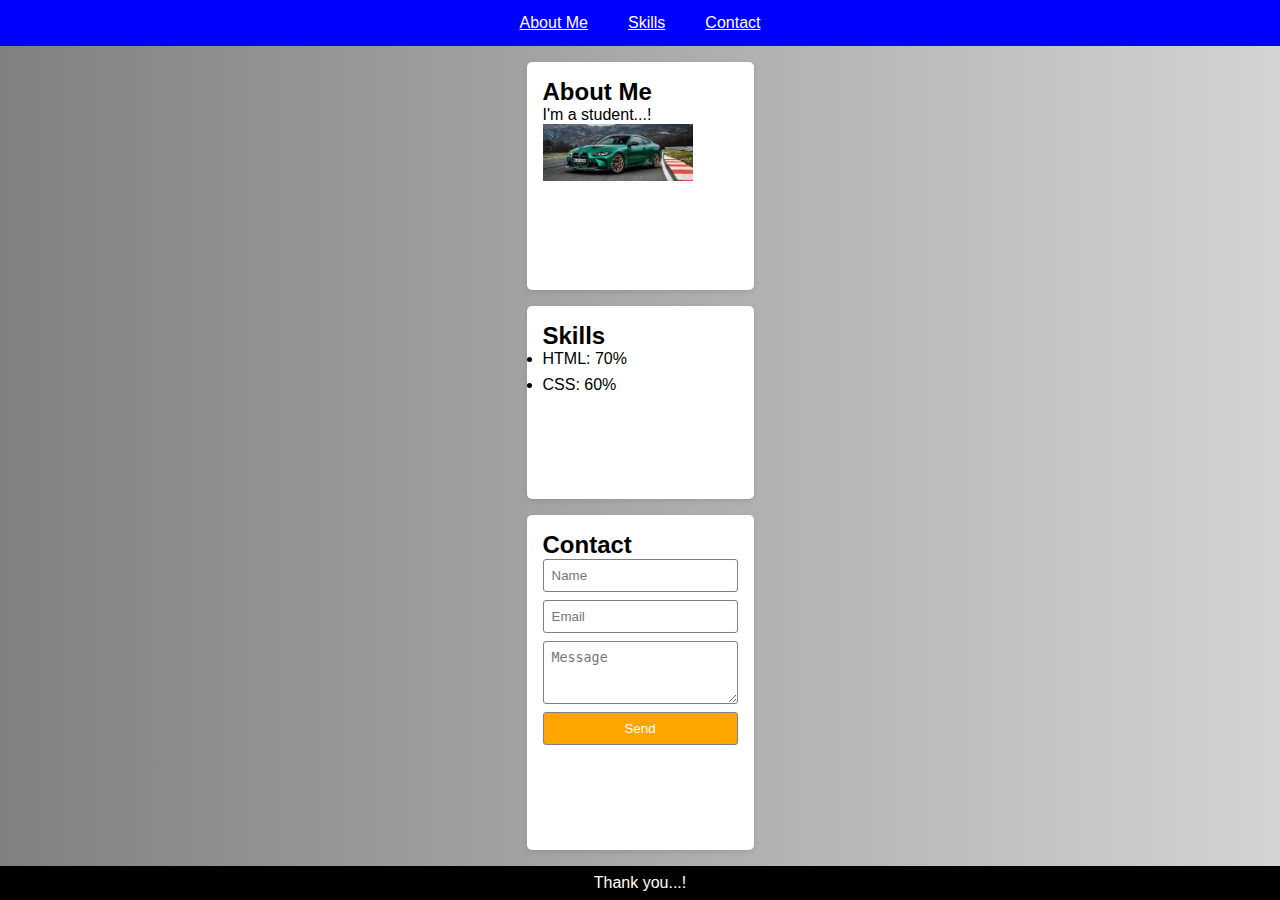
<file: index.html>
<!DOCTYPE html>
<html lang="en">
<head>
    <meta charset="UTF-8">
    <meta name="viewport" content="width=device-width, initial-scale=1.0">
    <title>website Page</title>
    <link rel="stylesheet" href="style.css">
    
</head>
<body>
    <header>
        <nav>
            <ul>
                <li><a href="#about">About Me</a></li>
                <li><a href="#skills">Skills</a></li>
                <li><a href="#contact">Contact</a></li>
            </ul>
        </nav>
    </header>

    <main>
        <section id="about">
            <h2>About Me</h2>
            <p>I'm a student...!</p>
            <img src="me.jpg" alt="Me" width="150">
        </section>

        <section id="skills">
            <h2>Skills</h2>
            <ul>
                <li>HTML: 70%</li>
                <li>CSS: 60%</li>
            </ul>
        </section>

        <section id="contact">
            <h2>Contact</h2>
            <form>
                <input type="text" placeholder="Name" required>
                <input type="email" placeholder="Email" required>
                <textarea placeholder="Message" rows="3" required></textarea>
                <button>Send</button>
            </form>
        </section>
    </main>

    <footer>
        <p>Thank you...!</p>
    </footer>
</body>
</html>
</file>
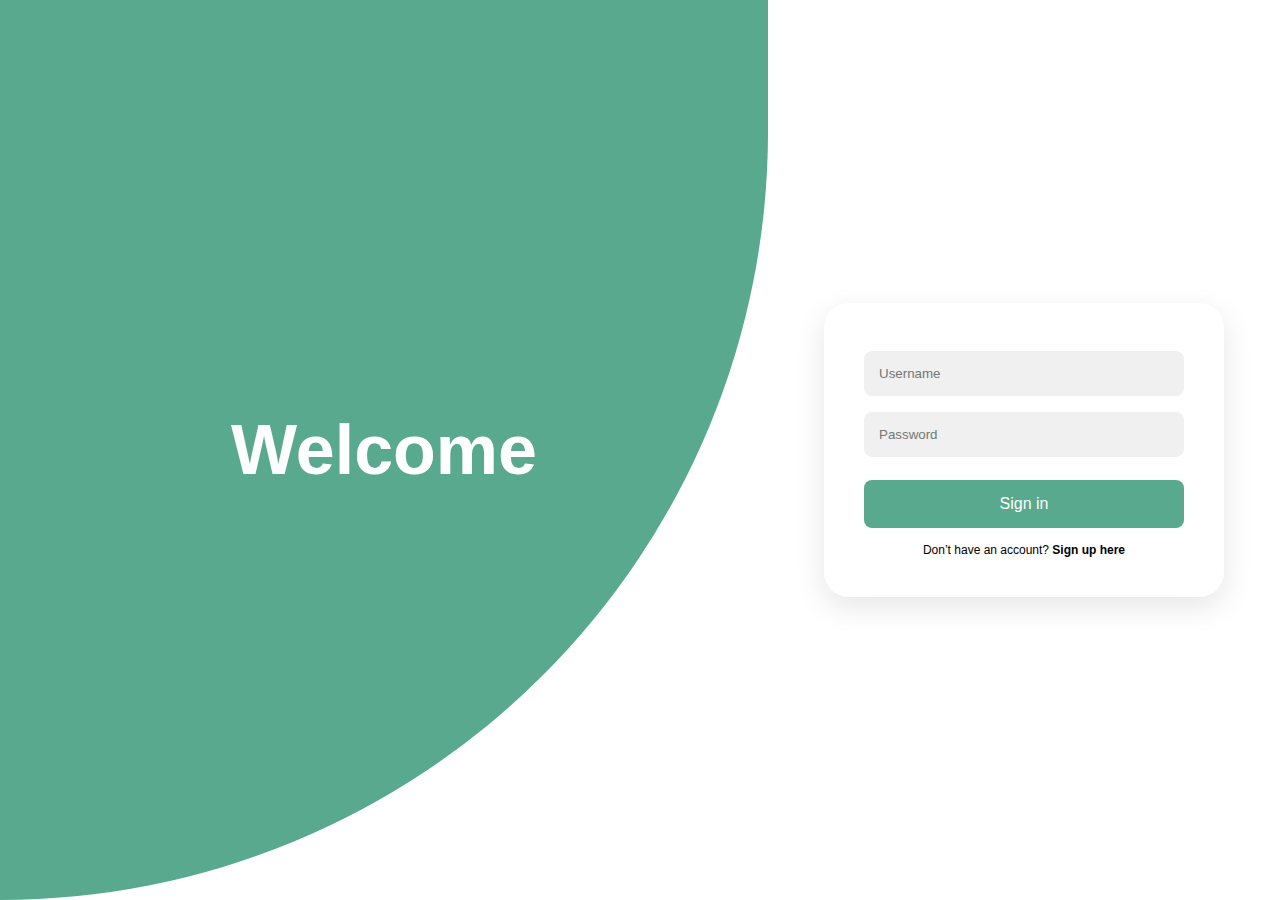
<file: animation.html>
<!DOCTYPE html>
<html lang="en">
<head>
<meta charset="UTF-8">
<meta name="viewport" content="width=device-width, initial-scale=1.0">
<title>Login Signup Smooth</title>

<style>
* {
  box-sizing: border-box;
  font-family: "Segoe UI", Roboto, Arial, sans-serif;
}

body {
  margin: 0;
  height: 100vh;
  overflow: hidden;
  background: #fff;
}

.main {
  position: relative;
  width: 100%;
  height: 100%;
}

.bg-side {
  position: absolute;
  top: 0;
  left: 0;
  width: 60%;
  height: 100%;
  background: #58a98d;
  border-radius: 0 0 1000px 0;
  display: flex;
  align-items: center;
  justify-content: center;
  transition: all 0.55s ease-in-out;
  z-index: 3;
}

.bg-side h1 {
  color: #fff;
  font-size: 70px;
  font-weight: 800;
  transition: opacity 0.3s ease, transform 0.3s ease;
}

.form-wrapper {
  position: absolute;
  top: 0;
  right: 0;
  width: 40%;
  height: 100%;
  display: flex;
  align-items: center;
  justify-content: center;
  transition: opacity 0.3s ease;
  z-index: 2;
}

.container {
  width: 400px;
  background: #fff;
  padding: 40px;
  border-radius: 25px;
  box-shadow: 0 10px 30px rgba(0,0,0,0.1);
  text-align: center;
}

form {
  display: none;
  flex-direction: column;
}

form.active {
  display: flex;
}

input {
  padding: 15px;
  margin: 8px 0;
  border-radius: 8px;
  border: none;
  background: #f0f0f0;
}

button {
  margin-top: 15px;
  padding: 15px;
  border: none;
  background: #58a98d;
  color: #fff;
  border-radius: 8px;
  font-size: 16px;
  cursor: pointer;
}

.links {
  font-size: 12px;
  margin-top: 15px;
}

.links span {
  font-weight: bold;
  cursor: pointer;
}

.main.expand .bg-side {
  width: 100%;
  border-radius: 0;
}

.main.expand .form-wrapper {
  opacity: 0;
  pointer-events: none;
}

.main.signup .bg-side {
  left: 40%;
  width: 60%;
  border-radius: 1000px 0 0 0;
}

.main.signup .form-wrapper {
  right: 60%;
  opacity: 1;
  pointer-events: auto;
}

@media(max-width:900px) {
  .bg-side {
    width: 100%;
    height: 80%;
    border-radius: 0 0 50% 50%;
  }

  .form-wrapper {
    width: 100%;
    height: 60%;
    bottom: 0;
    right: 0;
  }

  .main.expand .bg-side,
  .main.signup .bg-side {
    width: 100%;
    left: 0;
    border-radius: 0 0 50% 50%;
  }

  .main.signup .form-wrapper {
    right: 0;
  }
}
</style>
</head>

<body>

<div class="main" id="main">

  <div class="bg-side">
    <h1 id="titleText">Welcome</h1>
  </div>

  <div class="form-wrapper">
    <div class="container">

      <form id="loginForm" class="active">
        <input type="text" placeholder="Username">
        <input type="password" placeholder="Password">
        <button>Sign in</button>
        <div class="links">
          Don’t have an account?
          <span onclick="goSignup()"> Sign up here</span>
        </div>
      </form>
      
      <form id="signupForm">
        <input type="text" placeholder="Full Name">
        <input type="email" placeholder="Email">
        <input type="password" placeholder="Password">
        <input type="password" placeholder="confirm Password">
        <button>Create Account</button>
        <div class="links">
          Already have an account?
          <span onclick="goLogin()"> Sign in here</span>
        </div>
      </form>

    </div>
  </div>

</div>

<script>
const main = document.getElementById("main");
const loginForm = document.getElementById("loginForm");
const signupForm = document.getElementById("signupForm");
const title = document.getElementById("titleText");

const DURATION = 550;

function animateSwitch(toSignup) {

  // 🔁 reset animation state
  main.classList.remove("expand");
  void main.offsetWidth; // 👉 force reflow (IMPORTANT)

  main.classList.add("expand");
  title.style.opacity = "0";
  title.style.transform = "scale(0.9)";

  setTimeout(() => {
    if (toSignup) {
      loginForm.classList.remove("active");
      signupForm.classList.add("active");
      title.textContent = "Join Us";
      main.classList.add("signup");
    } else {
      signupForm.classList.remove("active");
      loginForm.classList.add("active");
      title.textContent = "Welcome";
      main.classList.remove("signup");
    }

    title.style.opacity = "1";
    title.style.transform = "scale(1)";
    main.classList.remove("expand");
  }, DURATION);
}

function goSignup() {
  animateSwitch(true);
}

function goLogin() {
  animateSwitch(false);
}
</script>

</body>
</html>
</file>
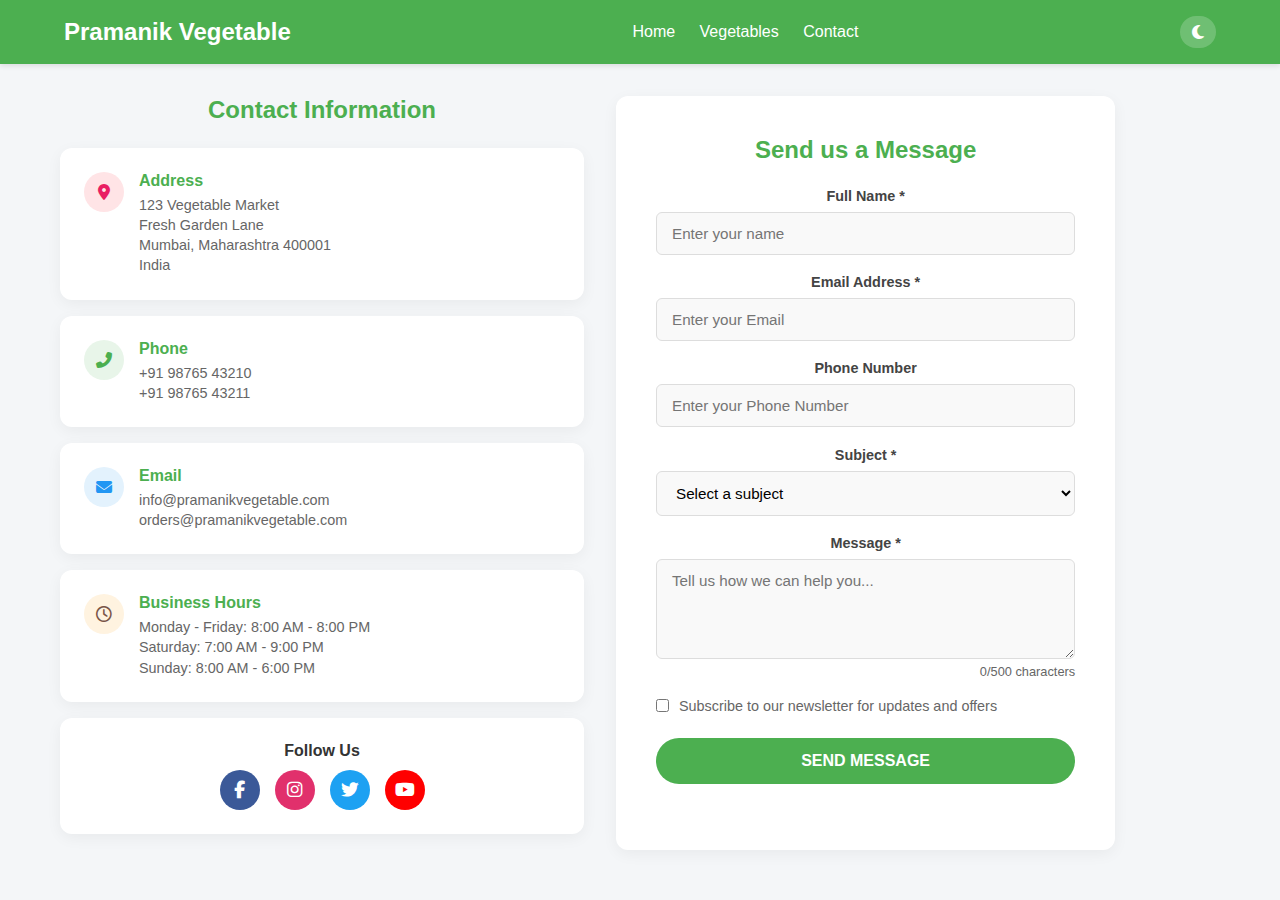
<file: design.html>
<html>
<head>
    <meta charset="UTF-8">
    <meta name="viewport" content="width=device-width, initial-scale=1.0">
    <title>Pramanik Vegetable - Contact Us</title>
    <link rel="stylesheet" href="https://cdnjs.cloudflare.com/ajax/libs/font-awesome/6.4.0/css/all.min.css">
    
    <style>
        :root {
            --primary-color: #4CAF50; 
            --primary-dark: #388E3C;
            --bg-color: #f4f6f8;
            --card-bg: #ffffff;
            --text-color: #333;
            --text-light: #666;
            --border-radius: 12px;
            --shadow: 0 4px 15px rgba(0,0,0,0.05);
        }

        * {
            margin: 0;
            padding: 0;
            box-sizing: border-box;
            font-family: 'Segoe UI', Tahoma, Geneva, Verdana, sans-serif;
        }
        body {
            background-color: var(--bg-color);
            color: var(--text-color);
        }
        header {
            background-color: var(--primary-color);
            padding: 1rem 5%;
            display: flex;
            justify-content: space-between;
            align-items: center;
            color: white;
            box-shadow: 0 2px 5px rgba(0,0,0,0.1);
        }
        .logo {
            font-size: 1.5rem;
            font-weight: bold;
        }
        nav a {
            color: white;
            text-decoration: none;
            margin-left: 20px;
            font-weight: 500;
        }
        .theme-toggle {
            background: rgba(255,255,255,0.2);
            padding: 8px 12px;
            border-radius: 20px;
            cursor: pointer;
        }
        .container {
            max-width: 1200px;
            margin: 2rem auto;
            padding: 0 20px;
            display: flex;
            flex-wrap: wrap;
            gap: 2rem;
        }
        .contact-info {
            flex: 0.5;
            min-width: 300px;
        }
        .section-title {
            text-align: center;
            color: var(--primary-color);
            margin-bottom: 1.5rem;
            font-size: 1.5rem;
        }
        .info-card {
            background: var(--card-bg);
            padding: 1.5rem;
            border-radius: var(--border-radius);
            margin-bottom: 1rem;
            display: flex;
            align-items: flex-start;
            box-shadow: var(--shadow);
            transition: transform 0.2s;
        }
        .info-card:hover {
            transform: translateY(-2px);
        }
        .icon-box {
            background: #ffebeb; 
            color: #d32f2f;
            width: 40px;
            height: 40px;
            border-radius: 50%;
            display: flex;
            justify-content: center;
            align-items: center;
            margin-right: 15px;
            flex-shrink: 0;
        }
        .icon-addr { background: #ffe4e6; color: #e91e63; }
        .icon-phone { background: #e8f5e9; color: var(--primary-color); }
        .icon-email { background: #e3f2fd; color: #2196f3; }
        .icon-time { background: #fff3e0; color: #795548; }
        .info-content h4 {
            color: var(--primary-color);
            margin-bottom: 5px;
            font-size: 1rem;
        }
        .info-content p {
            font-size: 0.9rem;
            color: var(--text-light);
            line-height: 1.4;
        }
        .social-icons {
            display: flex;
            justify-content: center;
            gap: 15px;
            margin-top: 10px;
        }
        .social-btn {
            width: 40px;
            height: 40px;
            border-radius: 50%;
            display: flex;
            justify-content: center;
            align-items: center;
            color: white;
            font-size: 1.1rem;
            cursor: pointer;
        }
        .fb { background: #3b5998; }
        .insta { background: #e1306c; }
        .tw { background: #1da1f2; }
        .yt { background: #ff0000; }
        .contact-form-container {
            flex: 0.4;
            min-width: 250px;
            background: var(--card-bg);
            padding: 2.5rem;
            border-radius: var(--border-radius);
            box-shadow: var(--shadow);
        }
        .form-group {
            margin-bottom: 1.2rem;
            justify-content: center;
            text-align: center;
        }
        .form-group label {
            display: block;
            margin-bottom: 0.5rem;
            font-weight: 600;
            font-size: 0.9rem;
            color: #444;
            justify-content: center;
            text-align: center;
        }
        .form-control {
            width: 100%;
            padding: 12px 15px;
            border: 1px solid #ddd;
            border-radius: 6px;
            font-size: 0.95rem;
            background: #f9f9f9;
            transition: border-color 0.3s;
        }
        .form-control:focus {
            outline: none;
            border-color: var(--primary-color);
            background: #fff;
        }
        textarea.form-control {
            resize: vertical;
            min-height: 100px;
        }
        .char-count {
            text-align: right;
            font-size: 0.8rem;
            color: var(--text-light);
            margin-top: 5px;
        }
        .checkbox-group {
            display: flex;
            align-items: center;
            margin-bottom: 1.5rem;
            font-size: 0.9rem;
            color: var(--text-light);
        }
        .checkbox-group input {
            margin-right: 10px;
            accent-color: var(--primary-color);
        }
        .btn-submit {
            width: 100%;
            padding: 14px;
            background-color: var(--primary-color);
            color: white;
            border: none;
            border-radius: 30px;
            font-size: 1rem;
            font-weight: bold;
            cursor: pointer;
            transition: background 0.3s;
            text-transform: uppercase;
        }
        .btn-submit:hover {
            background-color: var(--primary-dark);
        }
        @media (max-width: 768px) {
            .container {
                flex-direction: column;
            }
            .contact-form-container {
                padding: 1.5rem;
            }
        }
    </style>
</head>
<body>
    <header>
        <div class="logo">Pramanik Vegetable</div>
        <nav>
            <a href="#">Home</a>
            <a href="#">Vegetables</a>
            <a href="#">Contact</a>
        </nav>
        <div class="theme-toggle" title="Toggle Theme">
            <i class="fas fa-moon"></i>
        </div>
    </header>
    <div class="container">  
        <section class="contact-info">
            <h2 class="section-title">Contact Information</h2> 
            <div class="info-card">
                <div class="icon-box icon-addr"><i class="fas fa-map-marker-alt"></i></div>
                <div class="info-content">
                    <h4>Address</h4>
                    <p>123 Vegetable Market<br>Fresh Garden Lane<br>Mumbai, Maharashtra 400001<br>India</p>
                </div>
            </div>
            <div class="info-card">
                <div class="icon-box icon-phone"><i class="fas fa-phone-alt"></i></div>
                <div class="info-content">
                    <h4>Phone</h4>
                    <p>+91 98765 43210</p>
                    <p>+91 98765 43211</p>
                </div>
            </div>
            <div class="info-card">
                <div class="icon-box icon-email"><i class="fas fa-envelope"></i></div>
                <div class="info-content">
                    <h4>Email</h4>
                    <p>info@pramanikvegetable.com</p>
                    <p>orders@pramanikvegetable.com</p>
                </div>
            </div>
            <div class="info-card">
                <div class="icon-box icon-time"><i class="far fa-clock"></i></div>
                <div class="info-content">
                    <h4>Business Hours</h4>
                    <p>Monday - Friday: 8:00 AM - 8:00 PM</p>
                    <p>Saturday: 7:00 AM - 9:00 PM</p>
                    <p>Sunday: 8:00 AM - 6:00 PM</p>
                </div>
            </div>
            <div class="info-card" style="display: block; text-align: center;">
                <h4 style="margin-bottom: 10px;">Follow Us</h4>
                <div class="social-icons">
                    <div class="social-btn fb"><i class="fab fa-facebook-f"></i></div>
                    <div class="social-btn insta"><i class="fab fa-instagram"></i></div>
                    <div class="social-btn tw"><i class="fab fa-twitter"></i></div>
                    <div class="social-btn yt"><i class="fab fa-youtube"></i></div>
                </div>
            </div>
        </section>
        <section class="contact-form-container">
            <h2 class="section-title">Send us a Message</h2> 
            <form id="contactForm">
                <div class="form-group">
                    <label>Full Name *</label>
                    <input type="text" class="form-control" required placeholder="Enter your name">
                </div>
                <div class="form-group">
                    <label>Email Address *</label>
                    <input type="email" class="form-control" placeholder="Enter your Email">
                </div>
                <div class="form-group">
                    <label>Phone Number</label>
                    <input type="tel" class="form-control" placeholder="Enter your Phone Number">
                </div>
                <div class="form-group">
                    <label>Subject *</label>
                    <select class="form-control" required>
                        <option value="">Select a subject</option>
                        <option value="order">order</option>
                        <option value="support">support</option>
                    </select>
                </div>
                <div class="form-group">
                    <label>Message *</label>
                    <textarea class="form-control" id="messageInput" maxlength="500" placeholder="Tell us how we can help you..." required></textarea>
                    <div class="char-count"><span id="currentCount">0</span>/500 characters</div>
                </div>
                <div class="checkbox-group">
                    <input type="checkbox" id="newsletter">
                    <label for="newsletter">Subscribe to our newsletter for updates and offers</label>
                </div>
                <button type="submit" class="btn-submit">Send Message</button>
            </form>
        </section>
    </div>
    <script>
        const messageInput = document.getElementById('messageInput');
        const currentCount = document.getElementById('currentCount');
        messageInput.addEventListener('input', function() {
            const count = this.value.length;
            currentCount.textContent = count;
        });
        document.getElementById('contactForm').addEventListener('submit', function(e) {
            e.preventDefault(); 
            alert('Dhanyawad! Aapka message bhej diya gaya hai. Hum aapse jald hi sampark karenge.');
            this.reset(); 
            currentCount.textContent = '0';
        });
        const themeToggle = document.querySelector('.theme-toggle');
        let isDark = false;
        themeToggle.addEventListener('click', () => {
            isDark = !isDark;
            if(isDark) {
                document.documentElement.style.setProperty('--bg-color', '#1a1a1a');
                document.documentElement.style.setProperty('--card-bg', '#2d2d2d');
                document.documentElement.style.setProperty('--text-color', '#ffffff');
                document.documentElement.style.setProperty('--text-light', '#cccccc');
            } else {
                document.documentElement.style.setProperty('--bg-color', '#f4f6f8');
                document.documentElement.style.setProperty('--card-bg', '#ffffff');
                document.documentElement.style.setProperty('--text-color', '#333');
                document.documentElement.style.setProperty('--text-light', '#666');
            }
        });
    </script>
</body>
</html>
</file>
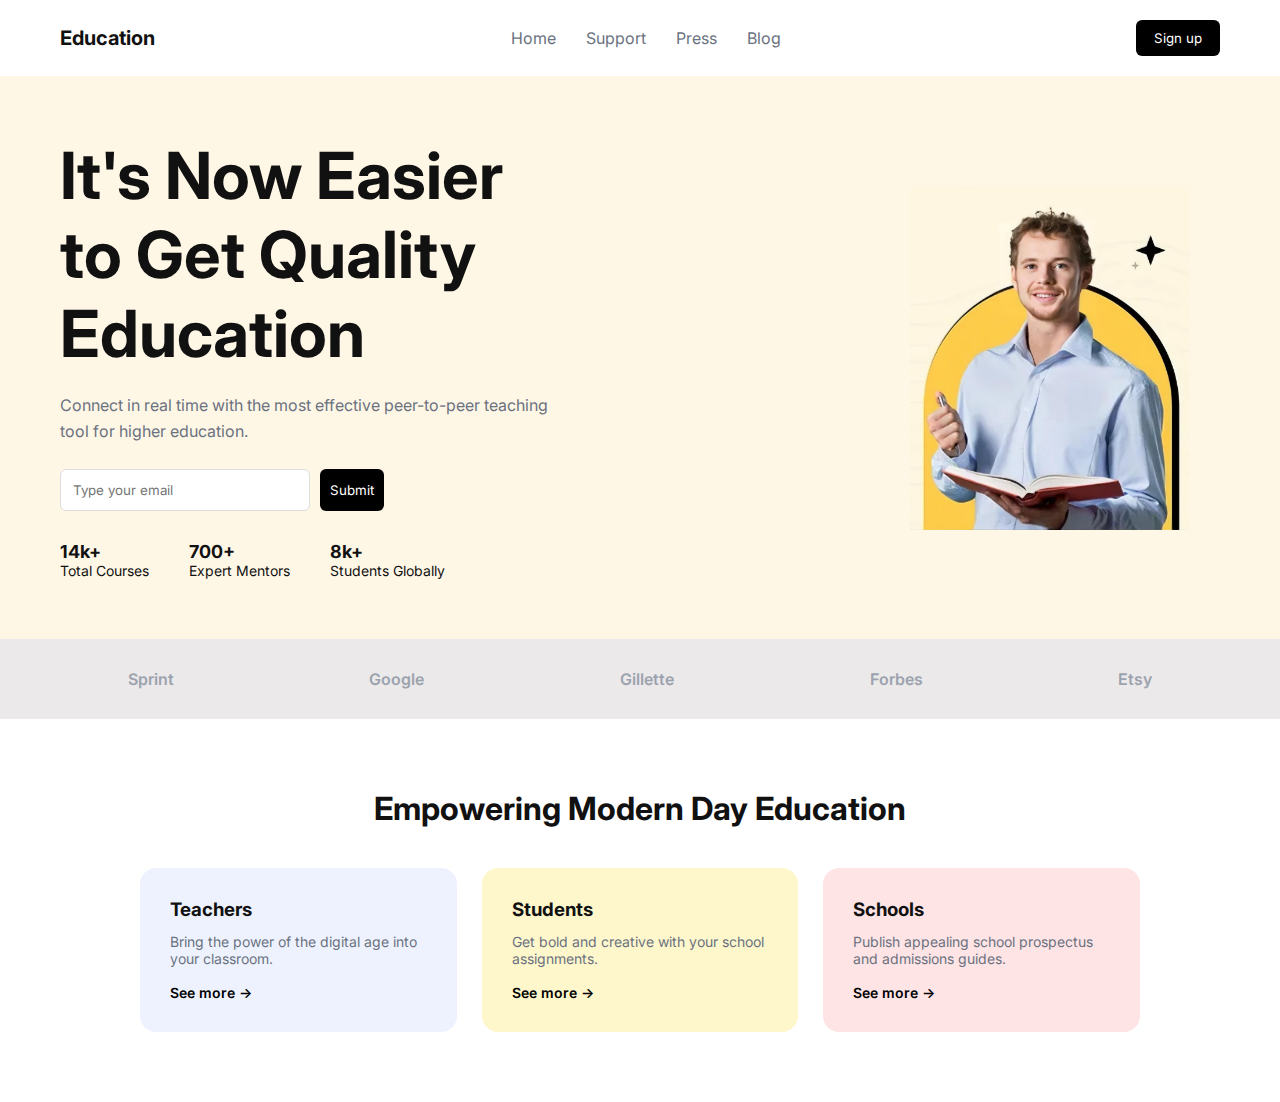
<file: education.html>
<!DOCTYPE html>
<html lang="en">
<head>
  <meta charset="UTF-8" />
  <title>Education Landing Page</title>
  <meta name="viewport" content="width=device-width, initial-scale=1.0" />

  <link href="https://fonts.googleapis.com/css2?family=Inter:wght@300;400;600;700&display=swap" rel="stylesheet">

  <style>
    :root {
      --yellow: #ffd24d;
      --black: #111;
      --gray: #6b7280;
      --light-bg: #fff7e6;
      --card-blue: #eef2ff;
      --card-yellow: #fff7cc;
      --card-pink: #ffe4e6;
    }

    * {
      margin: 0;
      padding: 0;
      box-sizing: border-box;
      font-family: 'Inter', sans-serif;
    }

    body {
      background: #fff;
      color: var(--black);
    }

    nav {
      display: flex;
      justify-content: space-between;
      align-items: center;
      padding: 20px 60px;
    }

    nav .logo {
      font-weight: 700;
      font-size: 20px;
    }

    nav ul {
      display: flex;
      gap: 30px;
      list-style: none;
    }

    nav ul li {
      color: var(--gray);
      cursor: pointer;
    }

    nav button {
      background: #000;
      color: #fff;
      border: none;
      padding: 10px 18px;
      border-radius: 6px;
      cursor: pointer;
    }

    .hero {
      background: var(--light-bg);
      padding: 60px;
      display: flex;
      align-items: center;
      justify-content: space-between;
      gap: 50px;
    }

    .hero-text {
      max-width: 520px;
    }

    .hero-text h1 {
      font-size: 65px;
      margin-bottom: 20px;
    }

    .hero-text p {
      color: var(--gray);
      margin-bottom: 25px;
      line-height: 1.6;
    }

    .email-box {
      display: flex;
      gap: 10px;
      margin-bottom: 30px;
    }

    .email-box input {
      padding: 12px;
      width: 250px;
      border-radius: 6px;
      border: 1px solid #ddd;
    }

    .email-box button {
      padding: 8px 10px;
      background: #000;
      color: #fff;
      border: none;
      border-radius: 6px;
      cursor: pointer;
    }

    .stats {
      display: flex;
      gap: 40px;
      font-size: 14px;
    }

    .stats strong {
      display: block;
      font-size: 18px;
    }

    .hero-image {
      border-radius: 20px;
      padding: 30px;
    }

    .hero-image img {
      max-width: 280px;
      display: block;
    }

    .logos {
      display: flex;
      justify-content: space-around;
      padding: 30px;
      color: #9ca3af;
      font-weight: 600;
      background-color:  rgb(235, 233, 233);
    }

    .section {
      text-align: center;
      padding: 70px 40px;
    }

    .section h2 {
      font-size: 32px;
      margin-bottom: 40px;
    }

    .cards {
      display: grid;
      grid-template-columns: repeat(auto-fit, minmax(250px, 1fr));
      gap: 25px;
      max-width: 1000px;
      margin: auto;
    }

    .card {
      padding: 30px;
      border-radius: 16px;
      text-align: left;
    }

    .card h3 {
      margin-bottom: 12px;
    }

    .card p {
      color: var(--gray);
      font-size: 14px;
      margin-bottom: 15px;
    }

    .card a {
      font-size: 14px;
      color: #000;
      font-weight: 600;
      text-decoration: none;
    }

    .blue { background: var(--card-blue); }
    .yellow { background: var(--card-yellow); }
    .pink { background: var(--card-pink); }

    @media (max-width: 900px) {
      .hero {
        flex-direction: column;
        text-align: center;
      }

      .email-box {
        flex-direction: column;
      }

      .stats {
        justify-content: center;
      }
    }
  </style>
</head>

<body>

  <nav>
    <div class="logo">Education</div>
    <ul>
      <li>Home</li>
      <li>Support</li>
      <li>Press</li>
      <li>Blog</li>
    </ul>
    <button>Sign up</button>
  </nav>

  <section class="hero">
    <div class="hero-text">
      <h1>It's Now Easier<br>to Get Quality<br> Education</h1>
      <p>
        Connect in real time with the most effective peer-to-peer teaching tool for higher education.
      </p>

      <div class="email-box">
        <input type="email" placeholder="Type your email" />
        <button onclick="subscribe()">Submit</button>
      </div>

      <div class="stats">
        <div><strong>14k+</strong>Total Courses</div>
        <div><strong>700+</strong>Expert Mentors</div>
        <div><strong>8k+</strong>Students Globally</div>
      </div>
    </div>

    <div class="hero-image">
      <img src="man.jpeg" alt="Teacher">
    </div>
  </section>

  <div class="logos">
    <span>Sprint</span>
    <span>Google</span>
    <span>Gillette</span>
    <span>Forbes</span>
    <span>Etsy</span>
  </div>

  <section class="section">
    <h2>Empowering Modern Day Education</h2>

    <div class="cards">
      <div class="card blue">
        <h3>Teachers</h3>
        <p>Bring the power of the digital age into your classroom.</p>
        <a href="#">See more →</a>
      </div>

      <div class="card yellow">
        <h3>Students</h3>
        <p>Get bold and creative with your school assignments.</p>
        <a href="#">See more →</a>
      </div>

      <div class="card pink">
        <h3>Schools</h3>
        <p>Publish appealing school prospectus and admissions guides.</p>
        <a href="#">See more →</a>
      </div>
    </div>
  </section>

  <script>
    function subscribe() {
      alert("Thanks for subscribing!");
    }
  </script>

</body>
</html>
</file>
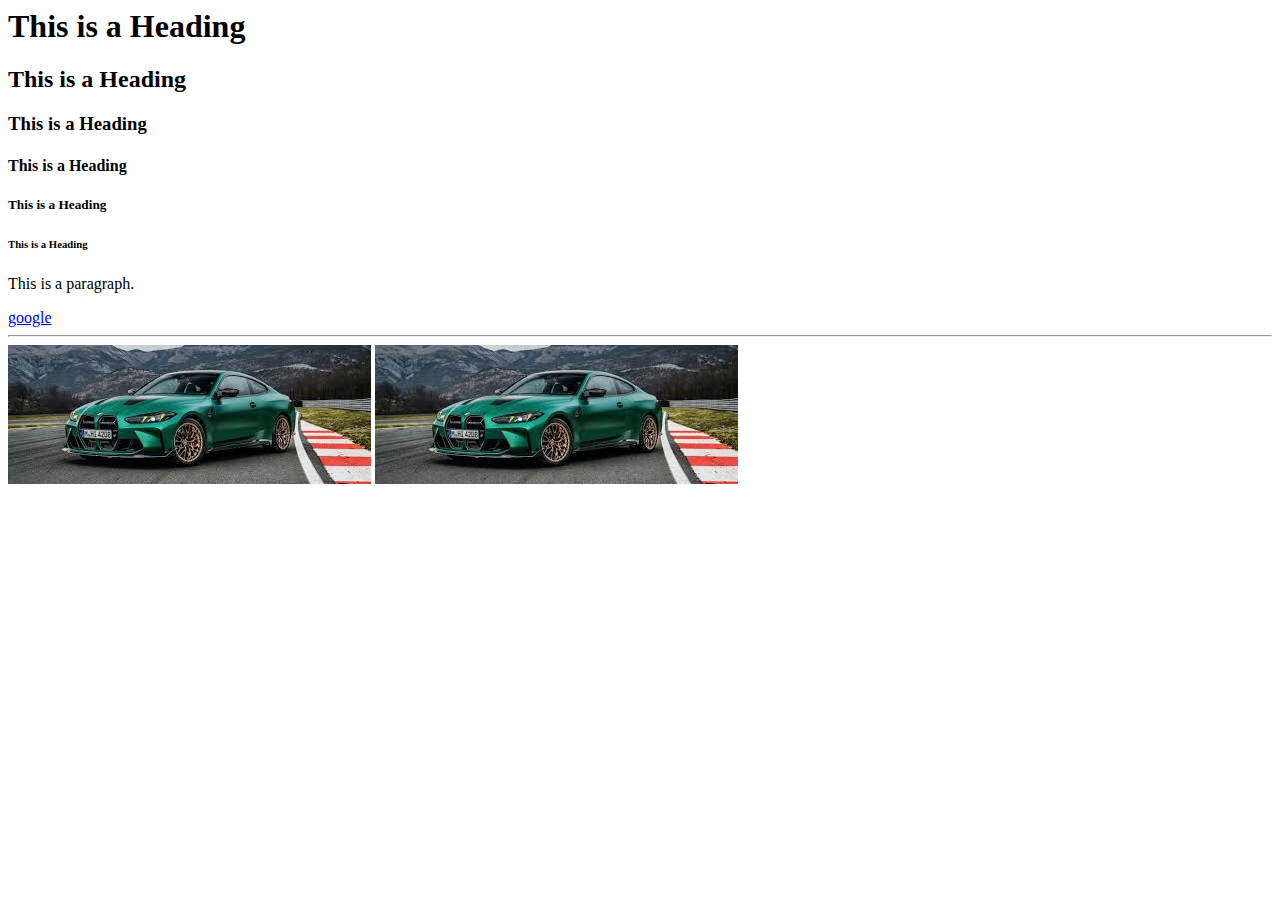
<file: first.html>
<html>
<head>
<title>Page Title</title>
</head>
<body>

<h1>This is a Heading</h1>
<h2>This is a Heading</h2>
<h3>This is a Heading</h3>
<h4>This is a Heading</h4>
<h5>This is a Heading</h5>
<h6>This is a Heading</h6>
<p>This is a paragraph.</p>
<a href="https://www.google.com">google</a><hr>
<img src="me.jpg">
<a href="https://www.google.com">
    <img src="me.jpg" alt="me">
</body>
</file>
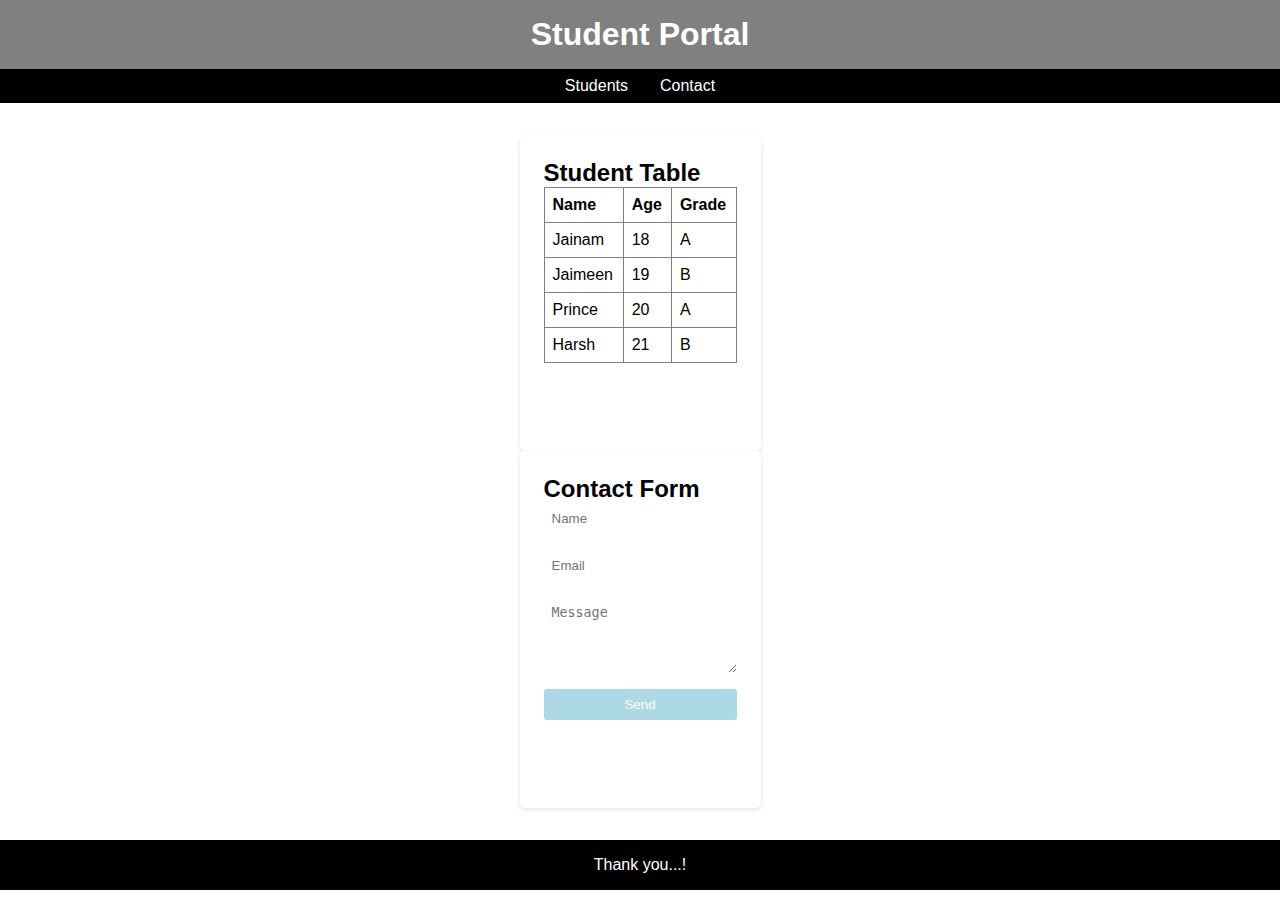
<file: newindex.html>
<!DOCTYPE html>
<html lang="en">
<head>
    <meta charset="UTF-8">
    <meta name="viewport" content="width=device-width, initial-scale=1.0">
    <title>Student Portal</title>
    <link rel="stylesheet" href="newstyle.css">
</head>
<body>
    <header>
        <h1>Student Portal</h1>
    </header>

    <nav>
        <ul>
            <li><a href="#students">Students</a></li><br>
            <li><a href="#contact">Contact</a></li>
        </ul>
    </nav>

    <main>
        <section id="students">
            <h2>Student Table</h2>
            <table>
                <thead>
                    <tr>
                        <th>Name</th>
                        <th>Age</th>
                        <th>Grade</th>
                    </tr>
                </thead>
                <tbody>
                    <tr>
                        <td>Jainam</td>
                        <td>18</td>
                        <td>A</td>
                    </tr>
                    <tr>
                        <td>Jaimeen</td>
                        <td>19</td>
                        <td>B</td>
                    </tr>
                    <tr>
                        <td>Prince</td>
                        <td>20</td>
                        <td>A</td>
                    </tr>
                    <tr>
                        <td>Harsh</td>
                        <td>21</td>
                        <td>B</td>
                    </tr>
                </tbody>
            </table>
        </section>

        <section id="contact">
            <h2>Contact Form</h2>
            <form>
                <input type="text" placeholder="Name" required>
                <input type="email" placeholder="Email" required>
                <textarea placeholder="Message" rows="4" required></textarea>
                <button type="submit">Send</button>
            </form>
        </section>
    </main>

    <footer>
        <p> Thank you...!</p>
    </footer>
</body>
</html>
</file>
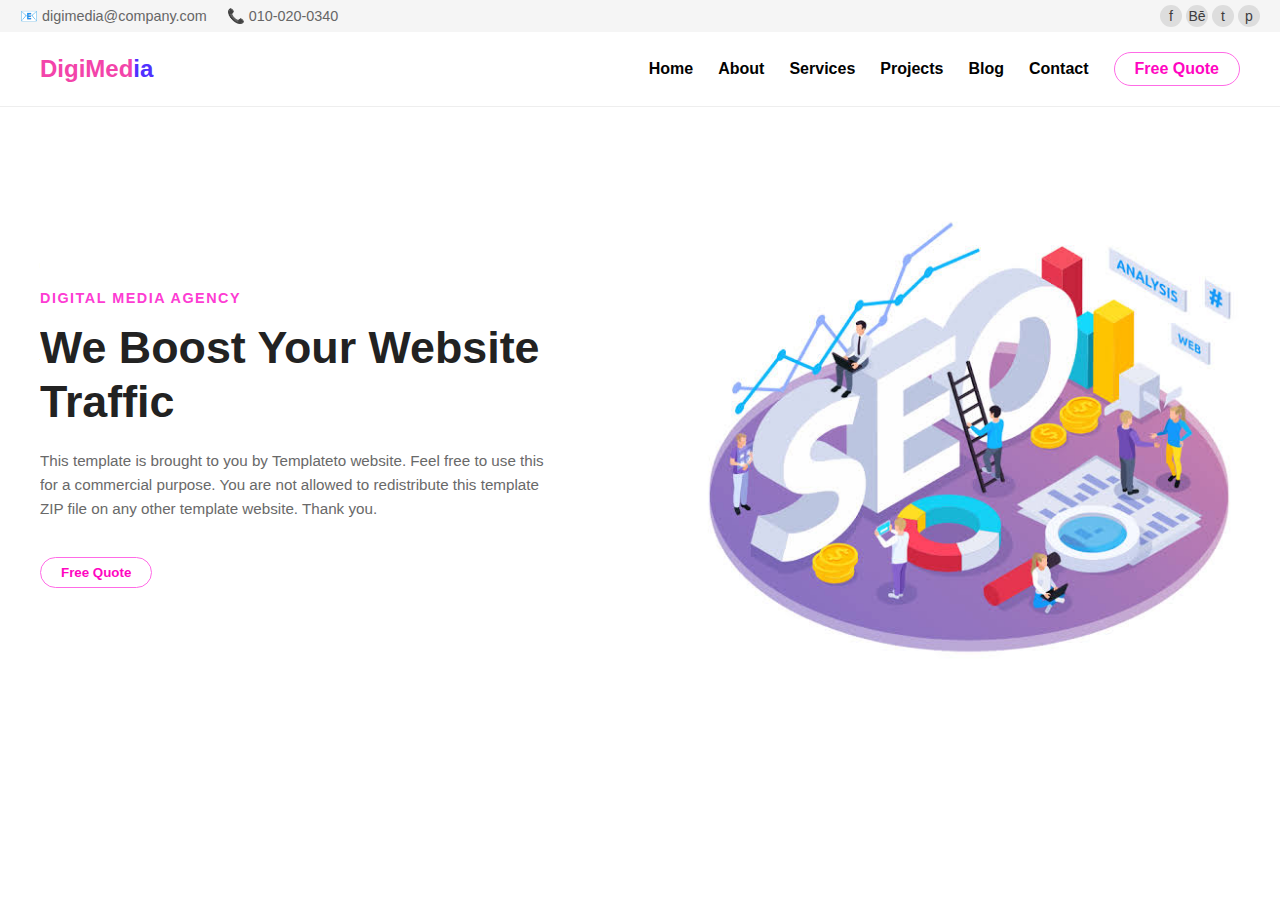
<file: URL.html>
<!DOCTYPE html>
<html lang="en">
<head>
  <meta charset="UTF-8" />
  <meta name="viewport" content="width=device-width, initial-scale=1" />
  <title>DigiMedia | Digital Media Agency</title>
  <style>
    * {
      box-sizing: border-box;
      margin: 0;
      padding: 0;
      font-family: 'Poppins', sans-serif;
    }

    body {
      background: #fff;
      color: #333;
    }

    a {
      text-decoration: none;
      color: inherit;
    }

    .top-bar {
      background: #f5f5f5;
      padding: 5px 20px;
      display: flex;
      justify-content: space-between;
      font-size: 0.9rem;
      color: #333;
    }
    .top-bar .contact-info {
      display: flex;
      gap: 20px;
      align-items: center;
    }
    .top-bar .contact-info span {
      display: flex;
      align-items: center;
      gap: 6px;
      font-size: 0.9rem;
      color: #666;
    }
    .top-bar .social-icons > a {
      display: inline-block;
      width: 22px;
      height: 22px;
      background-color: #ddd;
      border-radius: 50%;
      text-align: center;
      line-height: 22px;
      font-size: 14px;
      color: #3d3c3d;
      transition: background-color 0.3s ease;
    }
    .top-bar .social-icons > a:hover {
      background-color: #7557fd;
      color: white;
    }

    header {
      display: flex;
      justify-content: space-between;
      align-items: center;
      padding: 20px 40px;
      border-bottom: 1px solid #eee;
    }

    .logo {
      font-weight: 700;
      font-size: 1.5rem;
      color: #f344aa;
    }
    .logo span:last-child {
      color: #5031ff;
    }

    nav {
      display: flex;
      align-items: center;
      gap: 25px;
      font-weight: 600;
      font-size: 1rem;
    }

    nav a {
      color: #020202;
      transition: color 0.3s ease;
    }
    nav a:hover {
      color: #1511ff;
    }

    .btn-quote {
      border: 1.2px solid #ff6be6;
      background: transparent;
      color: #ff06c1;
      padding: 7px 20px;
      border-radius: 25px;
      font-weight: 600;
      cursor: pointer;
      transition: all 0.3s ease;
    }
    .btn-quote:hover {
      background: #ff6b6b;
      color: white;
    }

    .main {
      display: flex;
      justify-content: space-between;
      align-items: center;
      padding: 60px 40px;
    }

    .main-text {
      max-width: 50%;
    }

    .small-heading {
      font-size: 0.9rem;
      color: #fd3cd3;
      font-weight: 800;
      letter-spacing: 1.5px;
      margin-bottom: 15px;
      text-transform: uppercase;
    }

    .main-text h1 {
      font-size: 2.8rem;
      font-weight: 800;
      line-height: 1.2;
      margin-bottom: 20px;
      color: #222;
    }

    .main-text p {
      font-size: 0.95rem;
      color: #696969;
      line-height: 1.6;
      margin-bottom: 35px;
      max-width: 510px;
    }

    .main-graphic {
      max-width: 45%;
      position: relative;
    }

    .main-graphic img {
      width: 100%;
      height: auto;
    }

  </style>
</head>
<body>

  <div class="top-bar">
    <div class="contact-info">
      <span>📧 digimedia@company.com</span>
      <span>📞 010-020-0340</span>
    </div>
    <div class="social-icons">
      <a href="#" aria-label="Facebook">f</a>
      <a href="#" aria-label="Behance">Bē</a>
      <a href="#" aria-label="Twitter">t</a>
      <a href="#" aria-label="Pinterest">p</a>
    </div>
  </div>

  <header>
    <div class="logo">
      DigiMed<span>ia</span>
    </div>
    <nav>
      <a href="#">Home</a>
      <a href="#">About</a>
      <a href="#">Services</a>
      <a href="#">Projects</a>
      <a href="#">Blog</a>
      <a href="#">Contact</a>
      <a href="#" class="btn-quote">Free Quote</a>
    </nav>
  </header>

  <main class="main">
    <div class="main-text">
      <div class="small-heading">Digital Media Agency</div>
      <h1>We Boost Your Website Traffic</h1>
      <p>This template is brought to you by Templateto website. Feel free to use this for a commercial purpose. You are not allowed to redistribute this template ZIP file on any other template website. Thank you.</p>
      <button class="btn-quote">Free Quote</button>
    </div>
    <div class="main-graphic">
      <img src="SEO.jpeg" alt="SEO Illustration" />
    </div>
  </main>
</body>
</html>
</file>
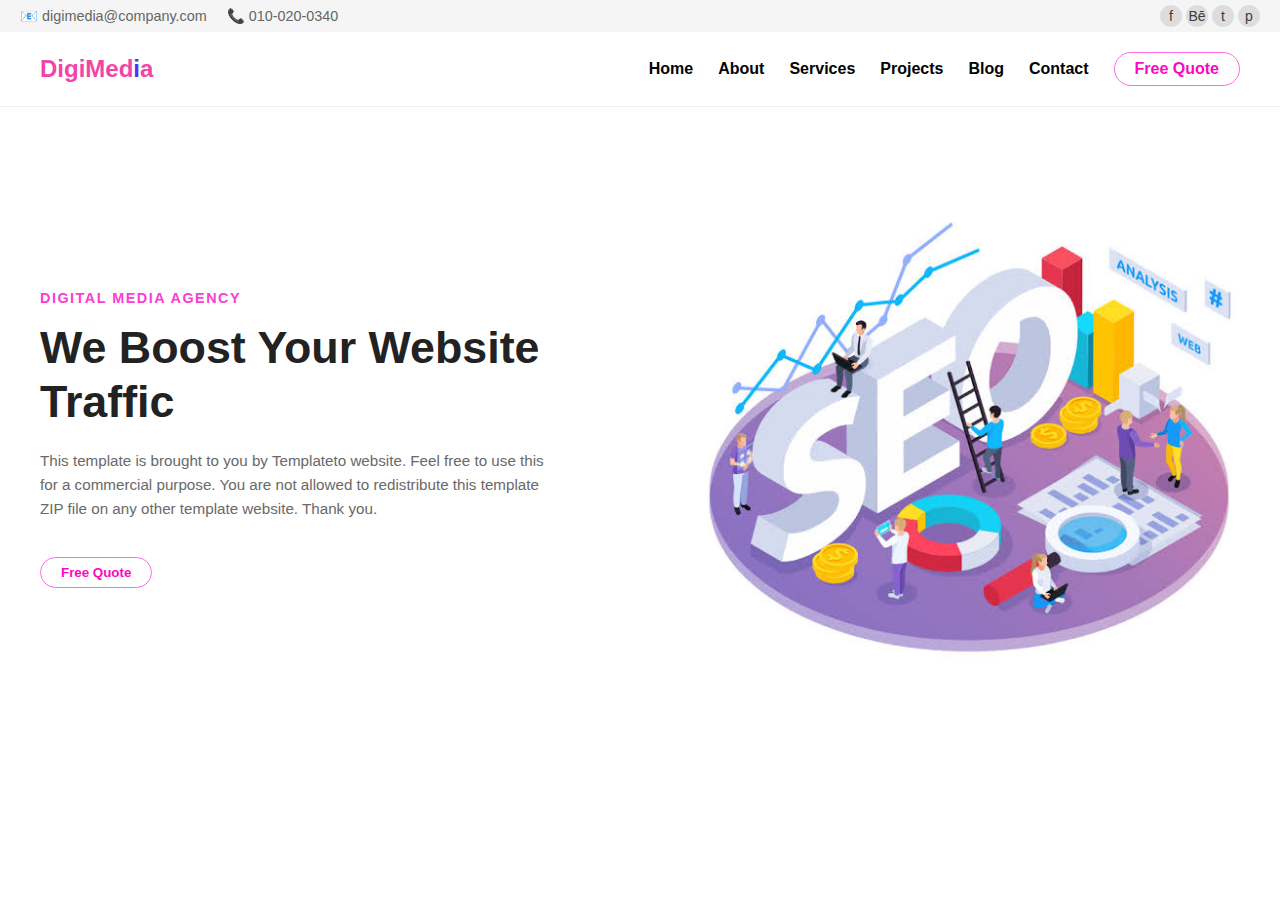
<file: DAY-3/URL.html>
<!DOCTYPE html>
<html lang="en">
<head>
  <meta charset="UTF-8" />
  <meta name="viewport" content="width=device-width, initial-scale=1" />
  <title>DigiMedia | Digital Media Agency</title>
  <style>
    * {
      box-sizing: border-box;
      margin: 0;
      padding: 0;
      font-family: 'Poppins', sans-serif;
    }

    body {
      background: #fff;
      color: #333;
    }

    a {
      text-decoration: none;
      color: inherit;
    }

    .top-bar {
      background: #f5f5f5;
      padding: 5px 20px;
      display: flex;
      justify-content: space-between;
      font-size: 0.9rem;
      color: #333;
    }
    .top-bar .contact-info {
      display: flex;
      gap: 20px;
      align-items: center;
    }
    .top-bar .contact-info span {
      display: flex;
      align-items: center;
      gap: 6px;
      font-size: 0.9rem;
      color: #666;
    }
    .top-bar .social-icons > a {
      display: inline-block;
      width: 22px;
      height: 22px;
      background-color: #ddd;
      border-radius: 50%;
      text-align: center;
      line-height: 22px;
      font-size: 14px;
      color: #3d3c3d;
      transition: background-color 0.3s ease;
    }
    .top-bar .social-icons > a:hover {
      background-color: #7557fd;
      color: white;
    }

    header {
      display: flex;
      justify-content: space-between;
      align-items: center;
      padding: 20px 40px;
      border-bottom: 1px solid #eee;
    }

    .logo {
      font-weight: 700;
      font-size: 1.5rem;
      color: #f344aa;
    }
    .logo span:last-child {
      color: #5031ff;
    }

    nav {
      display: flex;
      align-items: center;
      gap: 25px;
      font-weight: 600;
      font-size: 1rem;
    }

    nav a {
      color: #020202;
      transition: color 0.3s ease;
    }
    nav a:hover {
      color: #1511ff;
    }

    .btn-quote {
      border: 1.2px solid #ff6be6;
      background: transparent;
      color: #ff06c1;
      padding: 7px 20px;
      border-radius: 25px;
      font-weight: 600;
      cursor: pointer;
      transition: all 0.3s ease;
    }
    .btn-quote:hover {
      background: #ff6b6b;
      color: white;
    }

    .main {
      display: flex;
      justify-content: space-between;
      align-items: center;
      padding: 60px 40px;
    }

    .main-text {
      max-width: 50%;
    }

    .small-heading {
      font-size: 0.9rem;
      color: #fd3cd3;
      font-weight: 800;
      letter-spacing: 1.5px;
      margin-bottom: 15px;
      text-transform: uppercase;
    }

    .main-text h1 {
      font-size: 2.8rem;
      font-weight: 800;
      line-height: 1.2;
      margin-bottom: 20px;
      color: #222;
    }

    .main-text p {
      font-size: 0.95rem;
      color: #696969;
      line-height: 1.6;
      margin-bottom: 35px;
      max-width: 510px;
    }

    .main-graphic {
      max-width: 45%;
      position: relative;
    }

    .main-graphic img {
      width: 100%;
      height: auto;
    }

  </style>
</head>
<body>

  <div class="top-bar">
    <div class="contact-info">
      <span>📧 digimedia@company.com</span>
      <span>📞 010-020-0340</span>
    </div>
    <div class="social-icons">
      <a href="#" aria-label="Facebook">f</a>
      <a href="#" aria-label="Behance">Bē</a>
      <a href="#" aria-label="Twitter">t</a>
      <a href="#" aria-label="Pinterest">p</a>
    </div>
  </div>

  <header>
    <div class="logo">
      DigiMed<span>i</span>a
    </div>
    <nav>
      <a href="#">Home</a>
      <a href="#">About</a>
      <a href="#">Services</a>
      <a href="#">Projects</a>
      <a href="#">Blog</a>
      <a href="#">Contact</a>
      <a href="#" class="btn-quote">Free Quote</a>
    </nav>
  </header>

  <main class="main">
    <div class="main-text">
      <div class="small-heading">Digital Media Agency</div>
      <h1>We Boost Your Website Traffic</h1>
      <p>This template is brought to you by Templateto website. Feel free to use this for a commercial purpose. You are not allowed to redistribute this template ZIP file on any other template website. Thank you.</p>
      <button class="btn-quote">Free Quote</button>
    </div>
    <div class="main-graphic">
      <img src="SEO.jpeg" alt="SEO Illustration" />
    </div>
  </main>
</body>
</html>
</file>
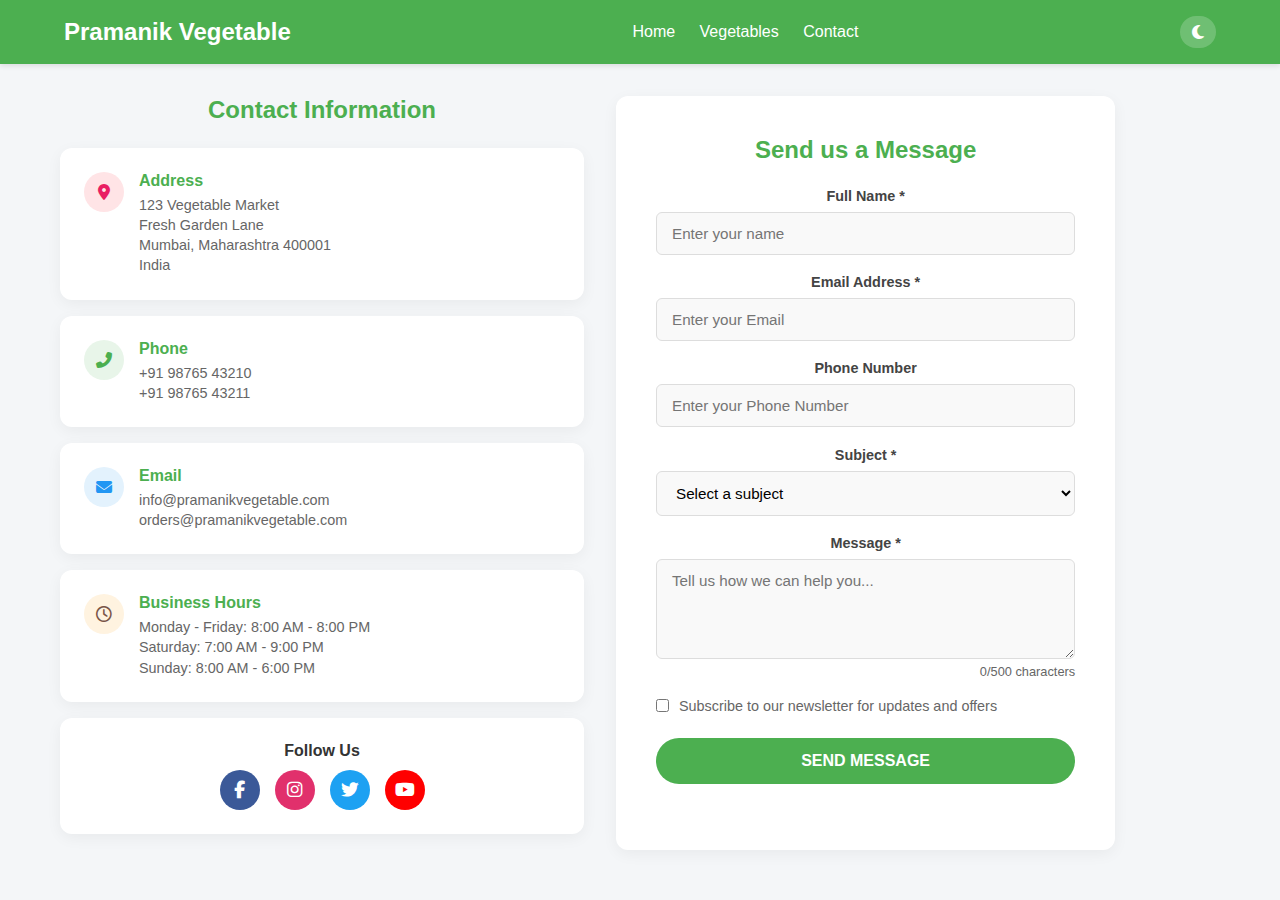
<file: DAY-4/design.html>
<html>
<head>
    <meta charset="UTF-8">
    <meta name="viewport" content="width=device-width, initial-scale=1.0">
    <title>Pramanik Vegetable - Contact Us</title>
    <link rel="stylesheet" href="https://cdnjs.cloudflare.com/ajax/libs/font-awesome/6.4.0/css/all.min.css">
    
    <style>
        :root {
            --primary-color: #4CAF50; 
            --primary-dark: #388E3C;
            --bg-color: #f4f6f8;
            --card-bg: #ffffff;
            --text-color: #333;
            --text-light: #666;
            --border-radius: 12px;
            --shadow: 0 4px 15px rgba(0,0,0,0.05);
        }
        * {
            margin: 0;
            padding: 0;
            box-sizing: border-box;
            font-family: 'Segoe UI', Tahoma, Geneva, Verdana, sans-serif;
        }
        body {
            background-color: var(--bg-color);
            color: var(--text-color);
        }
        header {
            background-color: var(--primary-color);
            padding: 1rem 5%;
            display: flex;
            justify-content: space-between;
            align-items: center;
            color: white;
            box-shadow: 0 2px 5px rgba(0,0,0,0.1);
            cursor: pointer;
        }
        .logo {
            font-size: 1.5rem;
            font-weight: bold;
        }
        nav a {
            color: white;
            text-decoration: none;
            margin-left: 20px;
            font-weight: 500;
        }
        nav a:hover {
            background-color: rgba(255,255,255,0.2);
            border-radius: 10px;
        }
        .theme-toggle {
            background: rgba(255,255,255,0.2);
            padding: 8px 12px;
            border-radius: 20px;
            cursor: pointer;
        }
        .container {
            max-width: 1200px;
            margin: 2rem auto;
            padding: 0 20px;
            display: flex;
            flex-wrap: wrap;
            gap: 2rem;
        }
        .contact-info {
            flex: 0.5;
            min-width: 300px;
        }
        .section-title {
            text-align: center;
            color: var(--primary-color);
            margin-bottom: 1.5rem;
            font-size: 1.5rem;
            cursor: pointer;
        }
        .info-card {
            background: var(--card-bg);
            padding: 1.5rem;
            border-radius: var(--border-radius);
            margin-bottom: 1rem;
            display: flex;
            align-items: flex-start;
            box-shadow: var(--shadow);
            transition: transform 0.2s;
        }
        .info-card:hover {
            transform: translateY(-2px);
        }
        .icon-box {
            background: #ffebeb; 
            color: #d32f2f;
            width: 40px;
            height: 40px;
            border-radius: 50%;
            display: flex;
            justify-content: center;
            align-items: center;
            margin-right: 15px;
            flex-shrink: 0;
        }
        .icon-addr { background: #ffe4e6; color: #e91e63; }
        .icon-phone { background: #e8f5e9; color: var(--primary-color); }
        .icon-email { background: #e3f2fd; color: #2196f3; }
        .icon-time { background: #fff3e0; color: #795548; }
        .info-content h4 {
            color: var(--primary-color);
            margin-bottom: 5px;
            font-size: 1rem;
        }
        .info-content p {
            font-size: 0.9rem;
            color: var(--text-light);
            line-height: 1.4;
        }
        .social-icons {
            display: flex;
            justify-content: center;
            gap: 15px;
            margin-top: 10px;
        }
        .social-btn {
            width: 40px;
            height: 40px;
            border-radius: 50%;
            display: flex;
            justify-content: center;
            align-items: center;
            color: white;
            font-size: 1.1rem;
            cursor: pointer;
        }
        .fb { background: #3b5998; }
        .insta { background: #e1306c; }
        .tw { background: #1da1f2; }
        .yt { background: #ff0000; }
        .contact-form-container {
            flex: 0.4;
            min-width: 250px;
            background: var(--card-bg);
            padding: 2.5rem;
            border-radius: var(--border-radius);
            box-shadow: var(--shadow);
        }
        .form-group {
            margin-bottom: 1.2rem;
            justify-content: center;
            text-align: center;
        }
        .form-group label {
            display: block;
            margin-bottom: 0.5rem;
            font-weight: 600;
            font-size: 0.9rem;
            color: #444;
            justify-content: center;
            text-align: center;
        }
        .form-control {
            width: 100%;
            padding: 12px 15px;
            border: 1px solid #ddd;
            border-radius: 6px;
            font-size: 0.95rem;
            background: #f9f9f9;
            transition: border-color 0.3s;
        }
        .form-control:focus {
            outline: none;
            border-color: var(--primary-color);
            background: #fff;
        }
        textarea.form-control {
            resize: vertical;
            min-height: 100px;
        }
        .char-count {
            text-align: right;
            font-size: 0.8rem;
            color: var(--text-light);
            margin-top: 5px;
        }
        .checkbox-group {
            display: flex;
            align-items: center;
            margin-bottom: 1.5rem;
            font-size: 0.9rem;
            color: var(--text-light);
        }
        .checkbox-group input {
            margin-right: 10px;
            accent-color: var(--primary-color);
        }
        .btn-submit {
            width: 100%;
            padding: 14px;
            background-color: var(--primary-color);
            color: white;
            border: none;
            border-radius: 30px;
            font-size: 1rem;
            font-weight: bold;
            cursor: pointer;
            transition: background 0.3s;
            text-transform: uppercase;
        }
        .btn-submit:hover {
            background-color: var(--primary-dark);
        }
        @media (max-width: 768px) {
            .container {
                flex-direction: column;
            }
            .contact-form-container {
                padding: 1.5rem;
            }
        }
    </style>
</head>
<body>
    <header>
        <div class="logo">Pramanik Vegetable</div>
        <nav>
            <a href="#">Home</a>
            <a href="#">Vegetables</a>
            <a href="#">Contact</a>
        </nav>
        <div class="theme-toggle" title="Toggle Theme">
            <i class="fas fa-moon"></i>
        </div>
    </header>
    <div class="container">  
        <section class="contact-info">
            <h2 class="section-title">Contact Information</h2> 
            <div class="info-card">
                <div class="icon-box icon-addr"><i class="fas fa-map-marker-alt"></i></div>
                <div class="info-content">
                    <h4>Address</h4>
                    <p>123 Vegetable Market<br>Fresh Garden Lane<br>Mumbai, Maharashtra 400001<br>India</p>
                </div>
            </div>
            <div class="info-card">
                <div class="icon-box icon-phone"><i class="fas fa-phone-alt"></i></div>
                <div class="info-content">
                    <h4>Phone</h4>
                    <p>+91 98765 43210</p>
                    <p>+91 98765 43211</p>
                </div>
            </div>
            <div class="info-card">
                <div class="icon-box icon-email"><i class="fas fa-envelope"></i></div>
                <div class="info-content">
                    <h4>Email</h4>
                    <p>info@pramanikvegetable.com</p>
                    <p>orders@pramanikvegetable.com</p>
                </div>
            </div>
            <div class="info-card">
                <div class="icon-box icon-time"><i class="far fa-clock"></i></div>
                <div class="info-content">
                    <h4>Business Hours</h4>
                    <p>Monday - Friday: 8:00 AM - 8:00 PM</p>
                    <p>Saturday: 7:00 AM - 9:00 PM</p>
                    <p>Sunday: 8:00 AM - 6:00 PM</p>
                </div>
            </div>
            <div class="info-card" style="display: block; text-align: center;">
                <h4 style="margin-bottom: 10px;">Follow Us</h4>
                <div class="social-icons">
                    <div class="social-btn fb"><i class="fab fa-facebook-f"></i></div>
                    <div class="social-btn insta"><i class="fab fa-instagram"></i></div>
                    <div class="social-btn tw"><i class="fab fa-twitter"></i></div>
                    <div class="social-btn yt"><i class="fab fa-youtube"></i></div>
                </div>
            </div>
        </section>
        <section class="contact-form-container">
            <h2 class="section-title">Send us a Message</h2> 
            <form id="contactForm">
                <div class="form-group">
                    <label>Full Name *</label>
                    <input type="text" class="form-control" required placeholder="Enter your name">
                </div>
                <div class="form-group">
                    <label>Email Address *</label>
                    <input type="email" class="form-control" placeholder="Enter your Email">
                </div>
                <div class="form-group">
                    <label>Phone Number</label>
                    <input type="tel" class="form-control" placeholder="Enter your Phone Number">
                </div>
                <div class="form-group">
                    <label>Subject *</label>
                    <select class="form-control" required>
                        <option value="">Select a subject</option>
                        <option value="order">order</option>
                        <option value="support">support</option>
                    </select>
                </div>
                <div class="form-group">
                    <label>Message *</label>
                    <textarea class="form-control" id="messageInput" maxlength="500" placeholder="Tell us how we can help you..." required></textarea>
                    <div class="char-count"><span id="currentCount">0</span>/500 characters</div>
                </div>
                <div class="checkbox-group">
                    <input type="checkbox" id="newsletter">
                    <label for="newsletter">Subscribe to our newsletter for updates and offers</label>
                </div>
                <button type="submit" class="btn-submit">Send Message</button>
            </form>
        </section>
    </div>
    <script>
        const messageInput = document.getElementById('messageInput');
        const currentCount = document.getElementById('currentCount');
        messageInput.addEventListener('input', function() {
            const count = this.value.length;
            currentCount.textContent = count;
        });
        document.getElementById('contactForm').addEventListener('submit', function(e) {
            e.preventDefault(); 
            alert('Dhanyawad! Aapka message bhej diya gaya hai. Hum aapse jald hi sampark karenge.');
            this.reset(); 
            currentCount.textContent = '0';
        });
        const themeToggle = document.querySelector('.theme-toggle');
        let isDark = false;
        themeToggle.addEventListener('click', () => {
            isDark = !isDark;
            if(isDark) {
                document.documentElement.style.setProperty('--bg-color', '#1a1a1a');
                document.documentElement.style.setProperty('--card-bg', '#2d2d2d');
                document.documentElement.style.setProperty('--text-color', '#ffffff');
                document.documentElement.style.setProperty('--text-light', '#cccccc');
            } else {
                document.documentElement.style.setProperty('--bg-color', '#f4f6f8');
                document.documentElement.style.setProperty('--card-bg', '#ffffff');
                document.documentElement.style.setProperty('--text-color', '#333');
                document.documentElement.style.setProperty('--text-light', '#666');
            }
        });
    </script>
</body>
</html>
</file>
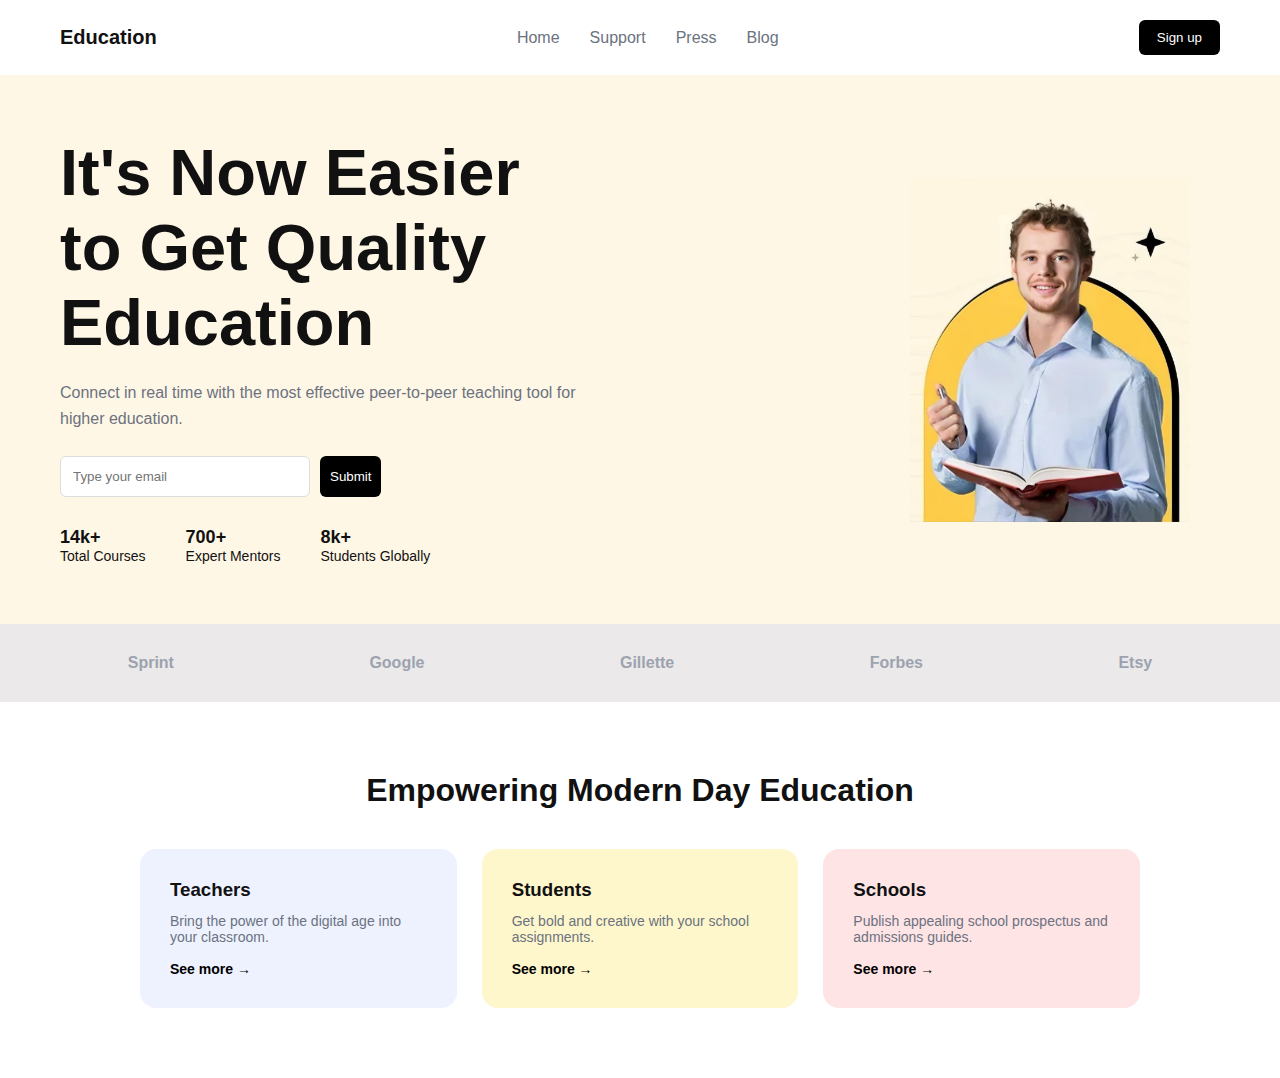
<file: DAY-6/education.html>
<!DOCTYPE html>
<html lang="en">
<head>
  <meta charset="UTF-8" />
  <title>Education Landing Page</title>
  <meta name="viewport" content="width=device-width, initial-scale=1.0" />
  <style>
    :root {
      --yellow: #ffd24d;
      --black: #111;
      --gray: #6b7280;
      --light-bg: #fff7e6;
      --card-blue: #eef2ff;
      --card-yellow: #fff7cc;
      --card-pink: #ffe4e6;
    }

    * {
      margin: 0;
      padding: 0;
      box-sizing: border-box;
      font-family: 'Inter', sans-serif;
    }

    body {
      background: #fff;
      color: var(--black);
    }

    nav {
      display: flex;
      justify-content: space-between;
      align-items: center;
      padding: 20px 60px;
    }

    nav .logo {
      font-weight: 700;
      font-size: 20px;
    }

    nav ul {
      display: flex;
      gap: 30px;
      list-style: none;
    }

    nav ul li {
      color: var(--gray);
      cursor: pointer;
    }

    nav button {
      background: #000;
      color: #fff;
      border: none;
      padding: 10px 18px;
      border-radius: 6px;
      cursor: pointer;
    }

    .hero {
      background: var(--light-bg);
      padding: 60px;
      display: flex;
      align-items: center;
      justify-content: space-between;
      gap: 50px;
    }

    .hero-text {
      max-width: 520px;
    }

    .hero-text h1 {
      font-size: 65px;
      margin-bottom: 20px;
    }

    .hero-text p {
      color: var(--gray);
      margin-bottom: 25px;
      line-height: 1.6;
    }

    .email-box {
      display: flex;
      gap: 10px;
      margin-bottom: 30px;
    }

    .email-box input {
      padding: 12px;
      width: 250px;
      border-radius: 6px;
      border: 1px solid #ddd;
    }

    .email-box button {
      padding: 8px 10px;
      background: #000;
      color: #fff;
      border: none;
      border-radius: 6px;
      cursor: pointer;
    }

    .stats {
      display: flex;
      gap: 40px;
      font-size: 14px;
    }

    .stats strong {
      display: block;
      font-size: 18px;
    }

    .hero-image {
      border-radius: 20px;
      padding: 30px;
    }

    .hero-image img {
      max-width: 280px;
      display: block;
    }

    .logos {
      display: flex;
      justify-content: space-around;
      padding: 30px;
      color: #9ca3af;
      font-weight: 600;
      background-color:  rgb(235, 233, 233);
    }

    .section {
      text-align: center;
      padding: 70px 40px;
    }

    .section h2 {
      font-size: 32px;
      margin-bottom: 40px;
    }

    .cards {
      display: grid;
      grid-template-columns: repeat(auto-fit, minmax(250px, 1fr));
      gap: 25px;
      max-width: 1000px;
      margin: auto;
    }

    .card {
      padding: 30px;
      border-radius: 16px;
      text-align: left;
    }

    .card h3 {
      margin-bottom: 12px;
    }

    .card p {
      color: var(--gray);
      font-size: 14px;
      margin-bottom: 15px;
    }

    .card a {
      font-size: 14px;
      color: #000;
      font-weight: 600;
      text-decoration: none;
    }

    .blue { background: var(--card-blue); }
    .yellow { background: var(--card-yellow); }
    .pink { background: var(--card-pink); }

    @media (max-width: 900px) {
      .hero {
        flex-direction: column;
        text-align: center;
      }

      .email-box {
        flex-direction: column;
      }

      .stats {
        justify-content: center;
      }
    }
  </style>
</head>

<body>

  <nav>
    <div class="logo">Education</div>
    <ul>
      <li>Home</li>
      <li>Support</li>
      <li>Press</li>
      <li>Blog</li>
    </ul>
    <button>Sign up</button>
  </nav>

  <section class="hero">
    <div class="hero-text">
      <h1>It's Now Easier<br>to Get Quality<br> Education</h1>
      <p>
        Connect in real time with the most effective peer-to-peer teaching tool for higher education.
      </p>

      <div class="email-box">
        <input type="email" placeholder="Type your email" />
        <button onclick="subscribe()">Submit</button>
      </div>

      <div class="stats">
        <div><strong>14k+</strong>Total Courses</div>
        <div><strong>700+</strong>Expert Mentors</div>
        <div><strong>8k+</strong>Students Globally</div>
      </div>
    </div>

    <div class="hero-image">
      <img src="man.jpeg" alt="Teacher">
    </div>
  </section>

  <div class="logos">
    <span>Sprint</span>
    <span>Google</span>
    <span>Gillette</span>
    <span>Forbes</span>
    <span>Etsy</span>
  </div>

  <section class="section">
    <h2>Empowering Modern Day Education</h2>

    <div class="cards">
      <div class="card blue">
        <h3>Teachers</h3>
        <p>Bring the power of the digital age into your classroom.</p>
        <a href="#">See more →</a>
      </div>

      <div class="card yellow">
        <h3>Students</h3>
        <p>Get bold and creative with your school assignments.</p>
        <a href="#">See more →</a>
      </div>

      <div class="card pink">
        <h3>Schools</h3>
        <p>Publish appealing school prospectus and admissions guides.</p>
        <a href="#">See more →</a>
      </div>
    </div>
  </section>

  <script>
    function subscribe() {
      alert("Thanks for subscribing!");
    }
  </script>

</body>
</html>
</file>
<file: style.css>
* {
    margin: 0;
    padding: 0;
    box-sizing: border-box;
}

body {
    font-family: Arial, sans-serif;
    color: black;
    background: linear-gradient(to right, gray, lightgray);
    min-height: 100vh;
    display: grid;
    grid-template-rows: auto 1fr auto;
}

header {
    text-align: center;
    text-decoration: underline;
    color: white;
    background-color: blue;
}

nav ul {
    list-style: none;
    margin: 0;
    padding: 0;
    display: flex;
    flex-direction: row;
    justify-content: center;
}

nav a {
    display: block;
    color: white;
    padding: 14px 16px;
    text-decoration: none;
    transition: color 0.3s;
}

nav a:hover {
    color: yellow;
}

main { 
    display: grid; 
    gap: 1rem; 
    padding: 1rem; 
    max-width: 800px;
    margin: 0 auto; 
     
}

section {
    background: white;
    padding: 1rem;
    border-radius: 5px;
    box-shadow: 0 2px 5px rgba(0,0,0,0.1);
    transition: transform 0.3s;
}

section:hover {
    transform: translateY(-5px);
}

ul {
    display: flex;
    flex-direction: column;
    gap: 0.5rem;
}

form {
    display: flex;
    flex-direction: column;
    gap: 0.5rem;
}

input, textarea, button {
    padding: 0.5rem;
    border: 1px solid gray;
    border-radius: 3px;
}

button {
    background: orange;
    color: white;
    cursor: pointer;
    transition: background 0.3s;
}

button:hover {
    background: red;
}

footer {
    text-align: center;
    padding: 0.5rem;
    background: black;
    color: white;
}

@media (max-width: 600px) {
    nav ul {
        /* Removed flex-direction: column to keep navigation in a row on mobile */
        /* Removed align-items: center as it's no longer needed */
    }
    
    main {
        padding: 0.5rem;
    }
}
</file>
<file: newstyle.css>
* {
    margin: 0rcap;
    padding: 0rcap;
    box-sizing: border-box;
}

body {
    font-family: Arial, sans-serif;
    color: black;
    background: white;
    min-height: 100ch;
    display: grid;
    grid-template-rows: auto auto 1fr auto;
}

header {
    background: gray;
    color: white;
    text-align: center;
    padding: 1rem;
}

nav ul {
    display: flex;
    justify-content: center;
    list-style: none;
    background: black;
    padding: 0.5rem;
}

nav a {
    color: white;
    text-decoration: none;
    padding: 0.5rem 1rem;
    transition: background 0.3s;
}

nav a:hover {
    background: purple;
}

main {
    display: grid;
    grid-template-columns: 1f;
    gap: 2;
    padding: 2rem;
    max-width: 1000px;
    margin: 0 auto;
}

section {
    background: white;
    padding: 1.5rem;
    border-radius: 5px;
    box-shadow: 0 2px 5px rgba(0,0,0,0.1);
}

table {
    width: 100%;
    border-collapse: collapse;
}

th, td {
    border: 1px solid gray;
    padding: 0.5rem;
    text-align: left;
}

th {
    background: white;
}

form {
    display: flex;
    flex-direction: column;
    gap: 1rem;
}

input, textarea, button {
    padding: 0.5rem;
    border: 1px gray;
    border-radius: 3px;
}

button {
    background: lightblue;
    color: white;
    cursor: pointer;
    transition: background 0.3s;
}

button:hover {
    background: blue;
}

footer {
    background: black;
    color: white;
    text-align: center;
    padding: 1rem;
}

@media (max-width: 768px) {
    nav ul {
        flex-direction: column;
        align-items: center;
    }
    
    main {
        padding: 1rem;
        gap: 1rem;
    }
    
    table {
        font-size: 0.9rem;
    }
}
</file>
